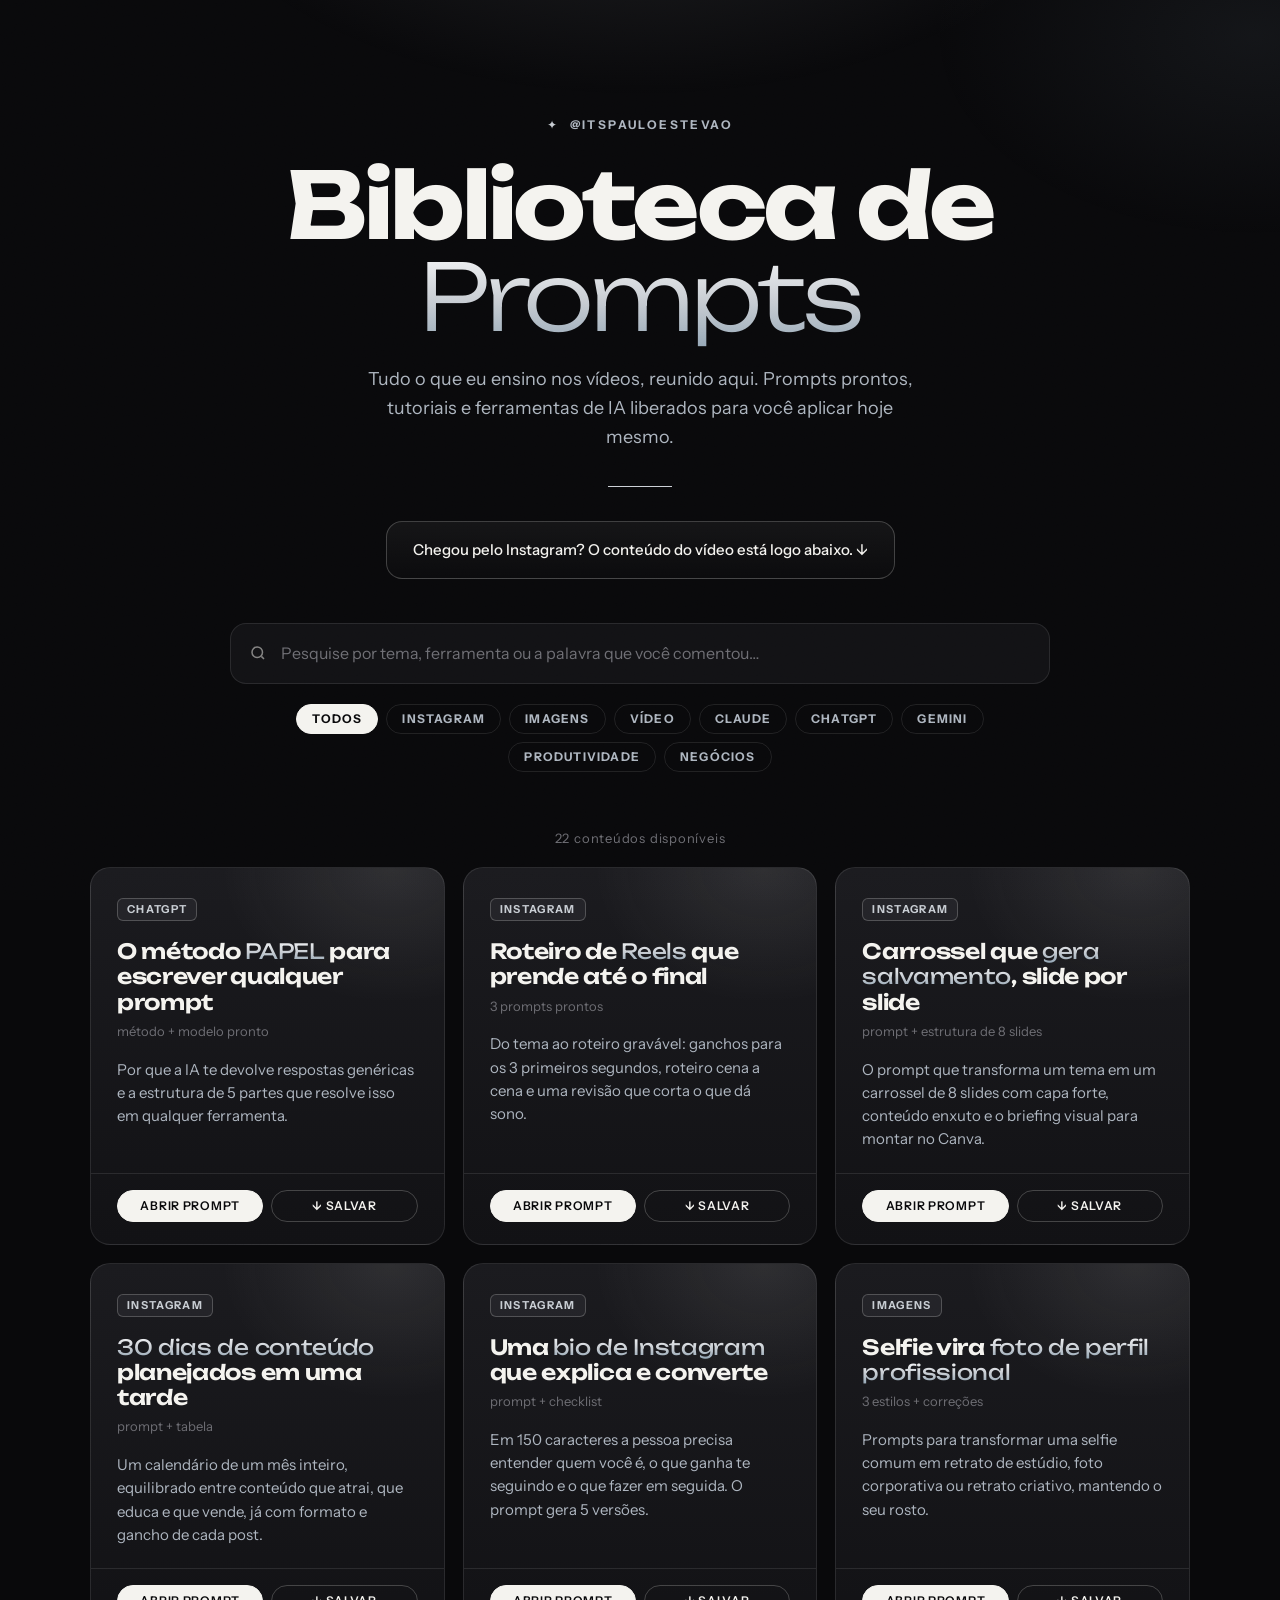
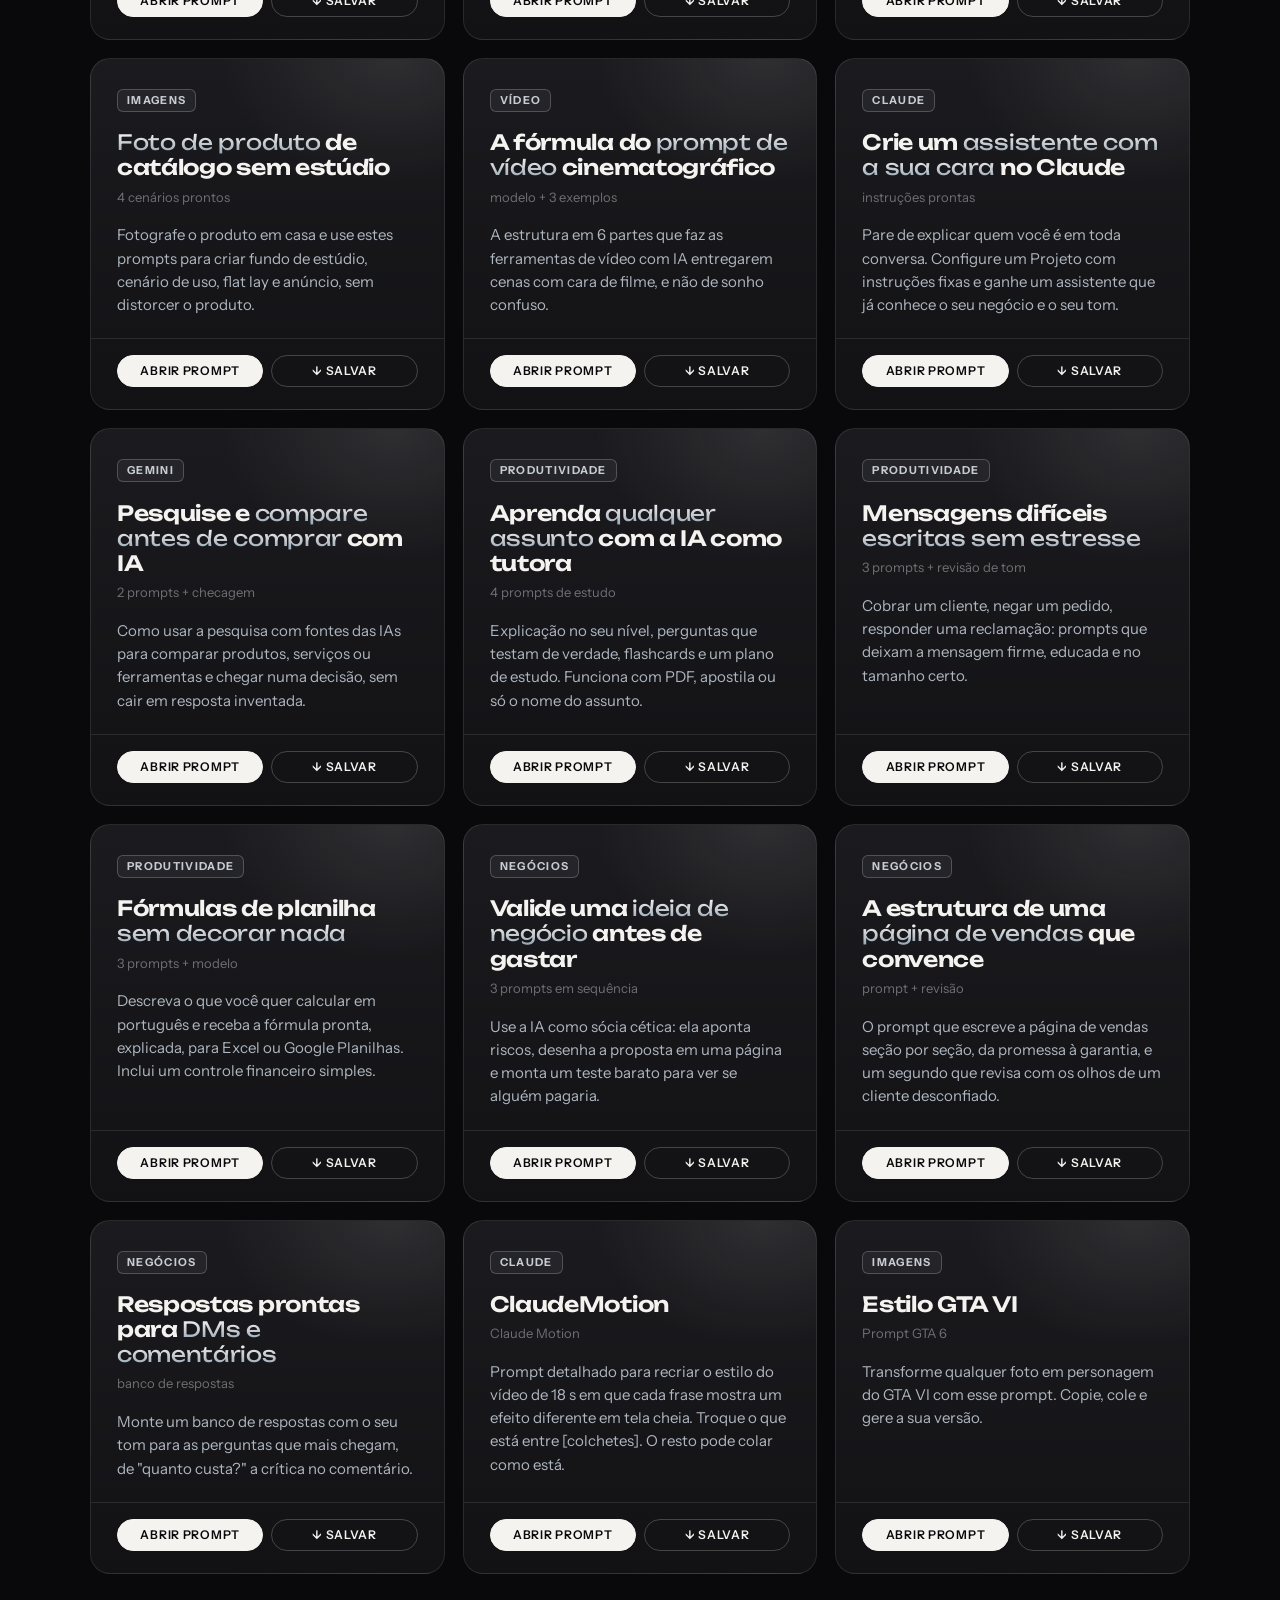
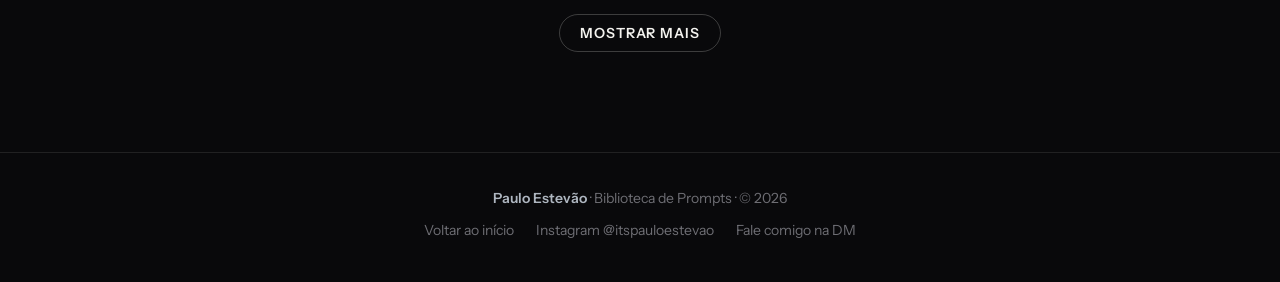
<file: index.html>
<!DOCTYPE html>
<html lang="pt-BR">
<head>
<meta charset="utf-8">
<meta name="viewport" content="width=device-width, initial-scale=1">
<title>Biblioteca de Prompts · @itspauloestevao</title>
<meta name="description" content="Prompts prontos, tutoriais e ferramentas de IA dos vídeos de @itspauloestevao.">
<meta name="theme-color" content="#09090b">
<link rel="preconnect" href="https://fonts.googleapis.com"><link rel="preconnect" href="https://fonts.gstatic.com" crossorigin><link href="https://fonts.googleapis.com/css2?family=Instrument+Sans:wght@400;500;600;700&family=Unbounded:wght@300;400;500;600;700&display=swap" rel="stylesheet">
<link rel="stylesheet" href="assets/style.css">
</head>
<body data-page="home">
<section id="hero" class="hub-hero"></section>
<main class="wrap">
  <div class="count" id="count"></div>
  <div class="grid" id="grid"></div>
  <div class="more" id="more"></div>
</main>
<footer class="foot" id="foot"></footer>
<script src="conteudos.js"></script>
<script src="assets/app.js"></script>
</body>
</html>
</file>
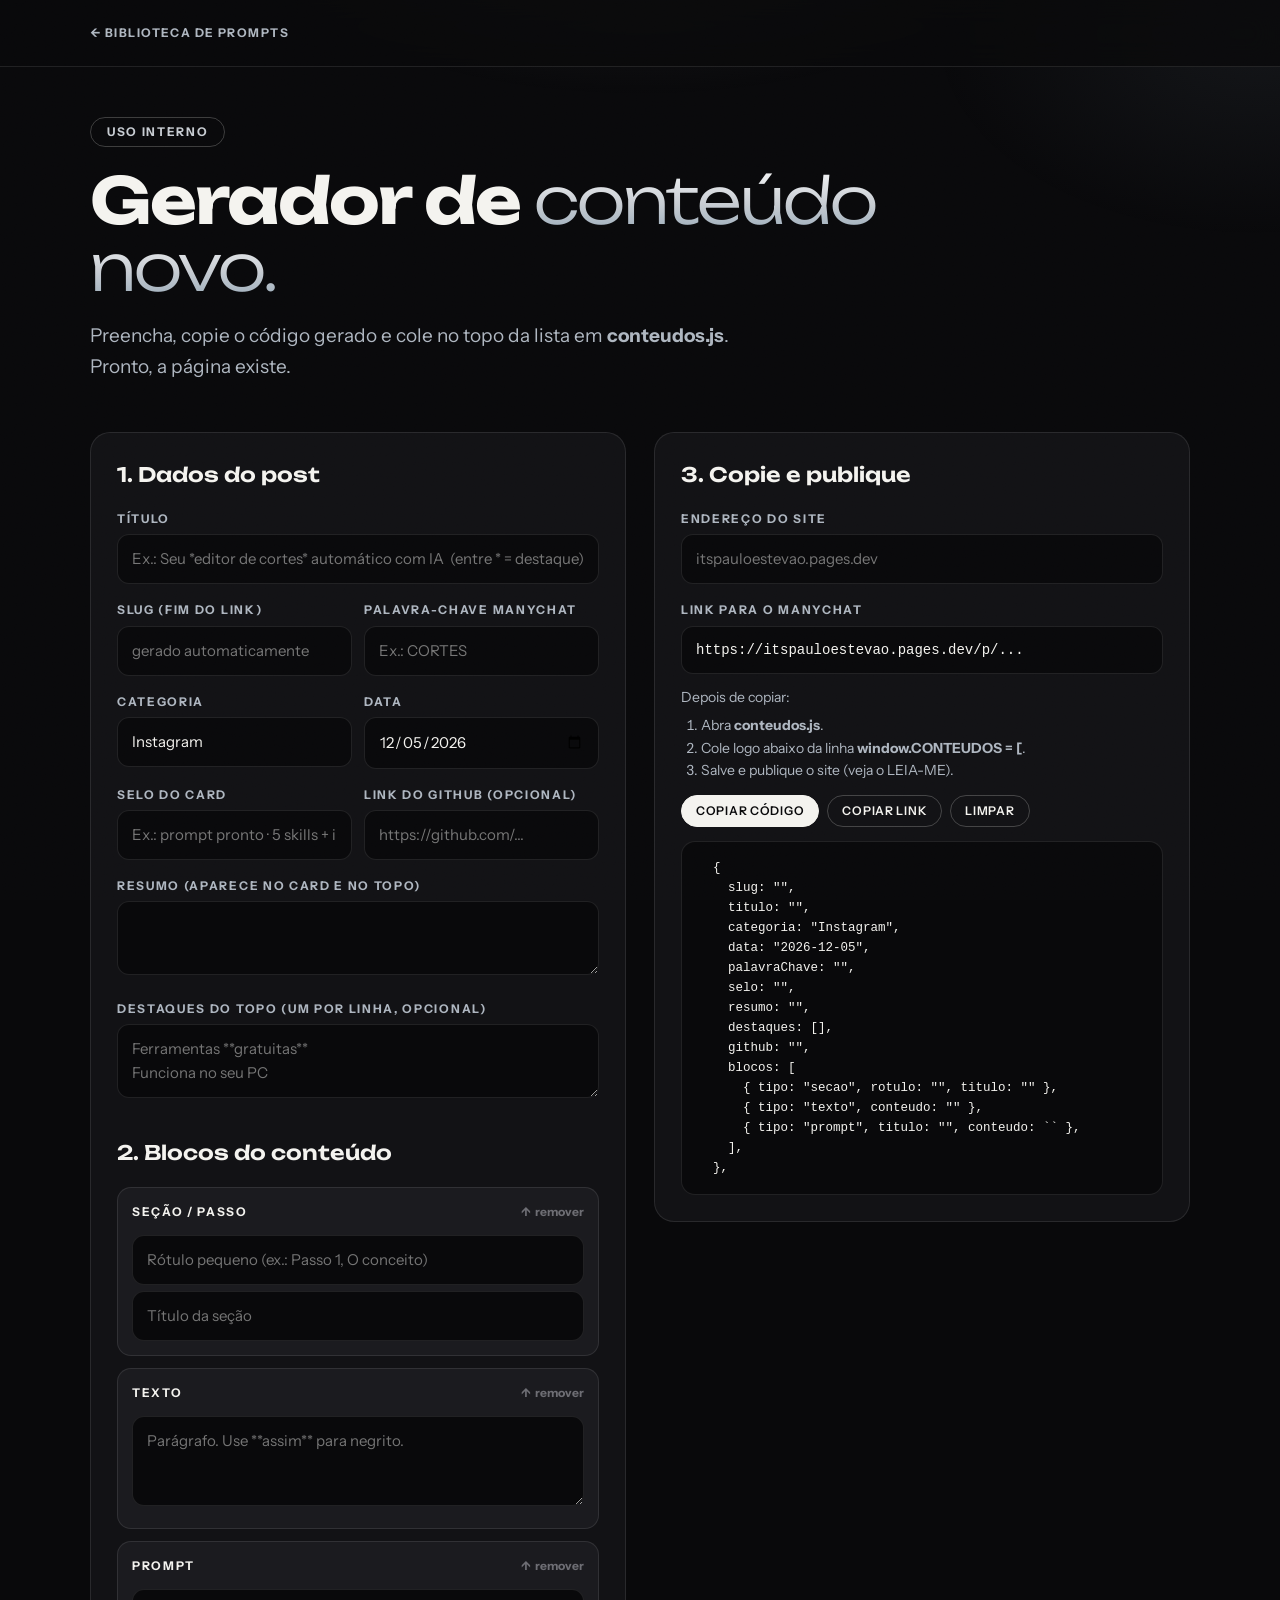
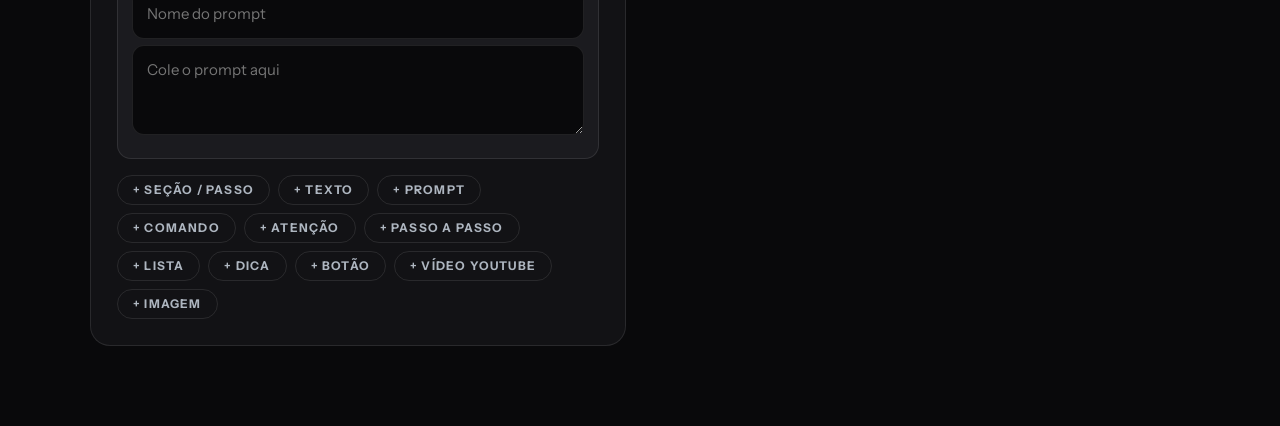
<file: novo.html>
<!DOCTYPE html>
<html lang="pt-BR">
<head>
<meta charset="utf-8">
<meta name="viewport" content="width=device-width, initial-scale=1">
<meta name="robots" content="noindex">
<title>Gerador de conteúdo</title>
<link rel="preconnect" href="https://fonts.googleapis.com"><link rel="preconnect" href="https://fonts.gstatic.com" crossorigin><link href="https://fonts.googleapis.com/css2?family=Instrument+Sans:wght@400;500;600;700&family=Unbounded:wght@300;400;500;600;700&display=swap" rel="stylesheet">
<link rel="stylesheet" href="assets/style.css">
<style>
  .gen{display:grid;grid-template-columns:1fr 1fr;gap:28px;padding:50px 0 80px}
  @media (max-width:900px){.gen{grid-template-columns:1fr}}
  .panel{border:1px solid var(--line);border-radius:var(--r);background:var(--bg-2);padding:26px}
  .panel h2{font-family:var(--display);font-weight:600;font-size:20px;margin-bottom:18px}
  label.f{display:block;font-size:12px;letter-spacing:.14em;text-transform:uppercase;font-weight:700;color:var(--muted);margin:16px 0 6px}
  .f-in,.f-ta,select.f-in{width:100%;background:var(--bg);border:1px solid var(--line);border-radius:12px;padding:12px 14px;color:var(--ink);font:inherit;font-size:15px;outline:none}
  .f-ta{min-height:90px;resize:vertical;font-family:var(--body)}
  .f-in:focus,.f-ta:focus{border-color:rgba(244,243,239,.4)}
  .row{display:grid;grid-template-columns:1fr 1fr;gap:12px}
  .blk{border:1px solid var(--line);border-radius:14px;padding:14px;margin-top:12px;background:var(--bg-3)}
  .blk-h{display:flex;justify-content:space-between;align-items:center;font-size:12px;letter-spacing:.14em;text-transform:uppercase;font-weight:700;color:var(--silver-2);margin-bottom:8px}
  .blk-h button{background:none;border:0;color:var(--dim);cursor:pointer;font:inherit;font-size:12px}
  .blk-h button:hover{color:var(--ink)}
  .blk .f-in,.blk .f-ta{margin-top:6px}
  .adds{display:flex;flex-wrap:wrap;gap:8px;margin-top:16px}
  pre.out{background:var(--bg);border:1px solid var(--line);border-radius:14px;padding:16px;font-family:var(--mono);font-size:12.5px;white-space:pre-wrap;word-break:break-word;max-height:520px;overflow:auto;color:var(--ink)}
  .link-box{font-family:var(--mono);font-size:14px;background:var(--bg);border:1px solid var(--line);border-radius:12px;padding:12px 14px;word-break:break-all;margin:6px 0 12px}
  .help{color:var(--muted);font-size:14px;margin-bottom:14px}
  .help ol{padding-left:20px;margin-top:6px}
  .sticky{position:sticky;top:90px;align-self:start}
</style>
</head>
<body>
<nav class="bar"><div class="wrap"><a class="bar-back" href="index.html">← Biblioteca de Prompts</a></div></nav>
<main class="wrap">
  <section style="padding-top:50px">
    <span class="g-badge">Uso interno</span>
    <h1 class="g-title" style="margin:20px 0">Gerador de <em class="hl">conteúdo novo.</em></h1>
    <p class="g-lead" style="margin:0">Preencha, copie o código gerado e cole no topo da lista em <b>conteudos.js</b>. Pronto, a página existe.</p>
  </section>

  <div class="gen">
    <div class="panel">
      <h2>1. Dados do post</h2>
      <label class="f">Título</label><input class="f-in" id="titulo" placeholder="Ex.: Seu *editor de cortes* automático com IA  (entre * = destaque)">
      <div class="row">
        <div><label class="f">Slug (fim do link)</label><input class="f-in" id="slug" placeholder="gerado automaticamente"></div>
        <div><label class="f">Palavra-chave ManyChat</label><input class="f-in" id="kw" placeholder="Ex.: CORTES"></div>
      </div>
      <div class="row">
        <div><label class="f">Categoria</label><input class="f-in" id="cat" list="cats" placeholder="Escolha ou digite uma nova"><datalist id="cats"></datalist></div>
        <div><label class="f">Data</label><input class="f-in" id="data" type="date"></div>
      </div>
      <div class="row">
        <div><label class="f">Selo do card</label><input class="f-in" id="selo" placeholder="Ex.: prompt pronto · 5 skills + instalação"></div>
        <div><label class="f">Link do GitHub (opcional)</label><input class="f-in" id="github" placeholder="https://github.com/..."></div>
      </div>
      <label class="f">Resumo (aparece no card e no topo)</label><textarea class="f-ta" id="resumo" style="min-height:70px"></textarea>
      <label class="f">Destaques do topo (um por linha, opcional)</label><textarea class="f-ta" id="destaques" style="min-height:60px" placeholder="Ferramentas **gratuitas**&#10;Funciona no seu PC"></textarea>

      <h2 style="margin-top:30px">2. Blocos do conteúdo</h2>
      <div id="blocos"></div>
      <div class="adds" id="adds"></div>
    </div>

    <div class="panel sticky">
      <h2>3. Copie e publique</h2>
      <label class="f">Endereço do site</label><input class="f-in" id="dominio" placeholder="itspauloestevao.pages.dev">
      <label class="f">Link para o ManyChat</label><div class="link-box" id="link">—</div>
      <div class="help">Depois de copiar:
        <ol><li>Abra <b>conteudos.js</b>.</li><li>Cole logo abaixo da linha <b>window.CONTEUDOS = [</b>.</li><li>Salve e publique o site (veja o LEIA-ME).</li></ol></div>
      <div class="adds" style="margin:0 0 14px"><button class="btn solid sm" id="copyCode">Copiar código</button><button class="btn sm" id="copyLink">Copiar link</button><button class="btn sm" id="limpar">Limpar</button></div>
      <pre class="out" id="out"></pre>
    </div>
  </div>
</main>
<script src="conteudos.js"></script>
<script>
(function(){
  const S = window.SITE || {};
  const $ = s => document.querySelector(s);
  const TIPOS = {
    secao:  {nome:"Seção / Passo",campos:[["rotulo","in","Rótulo pequeno (ex.: Passo 1, O conceito)"],["titulo","in","Título da seção"]]},
    texto:  {nome:"Texto",   campos:[["conteudo","ta","Parágrafo. Use **assim** para negrito."]]},
    prompt: {nome:"Prompt",  campos:[["titulo","in","Nome do prompt"],["conteudo","ta","Cole o prompt aqui"]]},
    codigo: {nome:"Comando", campos:[["titulo","in","Ex.: Terminal"],["conteudo","ta","Comando de instalação"]]},
    alerta: {nome:"Atenção", campos:[["conteudo","ta","Cuidado importante"]]},
    passos: {nome:"Passo a passo",campos:[["itens","ta","Um passo por linha"]]},
    lista:  {nome:"Lista",   campos:[["itens","ta","Um item por linha"]]},
    dica:   {nome:"Dica",    campos:[["conteudo","ta","Dica em destaque"]]},
    botao:  {nome:"Botão",   campos:[["texto","in","Texto do botão"],["url","in","https://..."]]},
    video:  {nome:"Vídeo YouTube",campos:[["youtube","in","ID ou link do vídeo"]]},
    imagem: {nome:"Imagem",  campos:[["src","in","imagens/arquivo.jpg"],["legenda","in","Legenda (opcional)"]]},
  };
  let blocos = [];
  const KEY = "gerador-rascunho-v2";
  const slugify = t => t.replace(/\*/g,"").normalize("NFD").replace(/[̀-ͯ]/g,"").toLowerCase().replace(/[^a-z0-9]+/g,"-").replace(/^-+|-+$/g,"").slice(0,70);
  const hoje = () => { const d=new Date(); d.setMinutes(d.getMinutes()-d.getTimezoneOffset()); return d.toISOString().slice(0,10); };
  let slugManual = false;

  $("#cats").innerHTML = (S.categorias||[]).map(c=>`<option value="${c}">`).join(""); $("#cat").value = (S.categorias||[""])[0];
  $("#data").value = hoje();
  $("#adds").innerHTML = Object.entries(TIPOS).map(([k,v])=>`<button class="chip" data-add="${k}">+ ${v.nome}</button>`).join("");

  function drawBlocos(){
    $("#blocos").innerHTML = blocos.map((b,i)=>`<div class="blk"><div class="blk-h">${TIPOS[b.tipo].nome}
      <span><button data-up="${i}">↑</button> <button data-del="${i}">remover</button></span></div>
      ${TIPOS[b.tipo].campos.map(([k,t,ph])=> t==="ta"
        ? `<textarea class="f-ta" data-i="${i}" data-k="${k}" placeholder="${ph}">${(b[k]||"").replace(/</g,"&lt;")}</textarea>`
        : `<input class="f-in" data-i="${i}" data-k="${k}" placeholder="${ph}" value="${(b[k]||"").replace(/"/g,"&quot;")}">`).join("")}</div>`).join("")
      || `<p class="help">Adicione blocos abaixo. Ex.: um Texto de introdução e um ou mais Prompts.</p>`;
  }

  const js = s => JSON.stringify(s);
  const tpl = s => "`" + s.replace(/\\/g,"\\\\").replace(/`/g,"\\`").replace(/\$\{/g,"\\${") + "`";
  function gerar(){
    const slug = $("#slug").value.trim() || slugify($("#titulo").value);
    const linhas = blocos.map(b=>{
      const o = {tipo:b.tipo};
      if (b.tipo==="passos"||b.tipo==="lista"){
        const itens=(b.itens||"").split("\n").map(s=>s.trim()).filter(Boolean);
        return `      { tipo: ${js(b.tipo)}, itens: [\n${itens.map(i=>"        "+js(i)+",").join("\n")}\n      ]},`;
      }
      if (b.tipo==="video"){ const m=(b.youtube||"").match(/(?:v=|youtu\.be\/|embed\/|shorts\/)([\w-]{6,})/); b.youtube = m?m[1]:(b.youtube||"").trim(); }
      const partes = TIPOS[b.tipo].campos.map(([k])=> k==="conteudo" && (b.tipo==="prompt"||b.tipo==="codigo") ? `${k}: ${tpl((b[k]||"").trim())}` : `${k}: ${js((b[k]||"").trim())}`);
      return `      { tipo: ${js(b.tipo)}, ${partes.join(", ")} },`;
    }).join("\n");
    const code = `  {
    slug: ${js(slug)},
    titulo: ${js($("#titulo").value.trim())},
    categoria: ${js($("#cat").value)},
    data: ${js($("#data").value)},
    palavraChave: ${js($("#kw").value.trim().toUpperCase())},
    selo: ${js($("#selo").value.trim())},
    resumo: ${js($("#resumo").value.trim())},
    destaques: ${js($("#destaques").value.split("\n").map(s=>s.trim()).filter(Boolean))},
    github: ${js($("#github").value.trim())},
    blocos: [
${linhas}
    ],
  },`;
    $("#out").textContent = code;
    const dom = ($("#dominio").value.trim()||"itspauloestevao.pages.dev").replace(/^https?:\/\//,"").replace(/\/$/,"");
    $("#link").textContent = `https://${dom}/p/${slug||"..."}`;
    try { localStorage.setItem(KEY, JSON.stringify({blocos, f:{titulo:$("#titulo").value,slug:$("#slug").value,kw:$("#kw").value,cat:$("#cat").value,data:$("#data").value,resumo:$("#resumo").value,selo:$("#selo").value,github:$("#github").value,destaques:$("#destaques").value,dominio:$("#dominio").value}, slugManual})); } catch(_){}
  }

  // rascunho salvo
  try { const r = JSON.parse(localStorage.getItem(KEY)||"null"); if (r){ blocos=r.blocos||[]; slugManual=!!r.slugManual; Object.entries(r.f||{}).forEach(([k,v])=>{ if($("#"+k)&&v) $("#"+k).value=v; }); } } catch(_){}
  if (!blocos.length) blocos=[{tipo:"secao"},{tipo:"texto"},{tipo:"prompt"}];

  $("#titulo").addEventListener("input",()=>{ if(!slugManual) $("#slug").value = slugify($("#titulo").value); gerar(); });
  $("#slug").addEventListener("input",()=>{ slugManual = !!$("#slug").value; $("#slug").value = slugify($("#slug").value.replace(/-$/,"")) + ($("#slug").value.endsWith("-")?"-":""); gerar(); });
  ["kw","cat","data","resumo","selo","github","destaques","dominio"].forEach(id=>$("#"+id).addEventListener("input",gerar));
  $("#adds").addEventListener("click",e=>{ const b=e.target.closest("[data-add]"); if(!b) return; blocos.push({tipo:b.dataset.add}); drawBlocos(); gerar(); });
  $("#blocos").addEventListener("input",e=>{ const el=e.target; if(el.dataset.i==null) return; blocos[+el.dataset.i][el.dataset.k]=el.value; gerar(); });
  $("#blocos").addEventListener("click",e=>{
    const d=e.target.dataset;
    if(d.del!=null){ blocos.splice(+d.del,1); drawBlocos(); gerar(); }
    if(d.up!=null && +d.up>0){ const i=+d.up; [blocos[i-1],blocos[i]]=[blocos[i],blocos[i-1]]; drawBlocos(); gerar(); }
  });
  async function copy(t,btn,label){ try{ await navigator.clipboard.writeText(t); }catch(_){ const ta=document.createElement("textarea"); ta.value=t; document.body.appendChild(ta); ta.select(); document.execCommand("copy"); ta.remove(); } btn.textContent="Copiado ✓"; setTimeout(()=>btn.textContent=label,1600); }
  $("#copyCode").onclick=e=>copy($("#out").textContent,e.target,"Copiar código");
  $("#copyLink").onclick=e=>copy($("#link").textContent,e.target,"Copiar link");
  $("#limpar").onclick=()=>{ if(!confirm("Limpar o formulário?")) return; const dom=$("#dominio").value; try{localStorage.removeItem(KEY);}catch(_){} ["titulo","slug","kw","resumo","selo","github","destaques"].forEach(id=>$("#"+id).value=""); $("#data").value=hoje(); $("#dominio").value=dom; slugManual=false; blocos=[{tipo:"secao"},{tipo:"texto"},{tipo:"prompt"}]; drawBlocos(); gerar(); };
  drawBlocos(); gerar();
})();
</script>

</body>
</html>
</file>
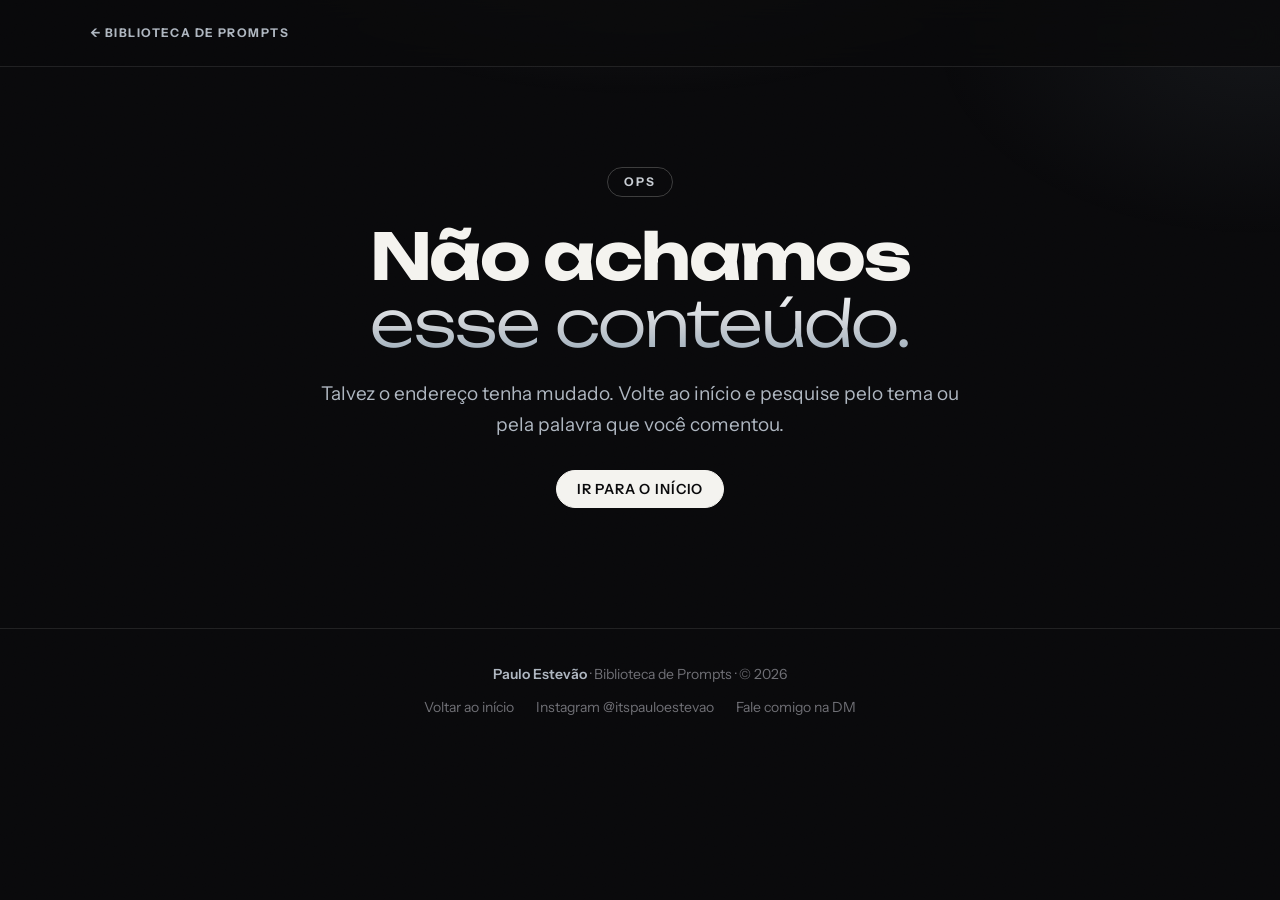
<file: post.html>
<!DOCTYPE html>
<html lang="pt-BR">
<head>
<meta charset="utf-8">
<script>/* links /p/slug: carrega os arquivos a partir da raiz */ if (/\/p\//.test(location.pathname)) document.write('<base href="/">');</script>
<meta name="viewport" content="width=device-width, initial-scale=1">
<title>Tutorial · @itspauloestevao</title>
<meta name="description" content="">
<meta name="theme-color" content="#09090b">
<link rel="preconnect" href="https://fonts.googleapis.com"><link rel="preconnect" href="https://fonts.gstatic.com" crossorigin><link href="https://fonts.googleapis.com/css2?family=Instrument+Sans:wght@400;500;600;700&family=Unbounded:wght@300;400;500;600;700&display=swap" rel="stylesheet">
<link rel="stylesheet" href="assets/style.css">
</head>
<body data-page="post">
<nav class="bar" id="bar"></nav>
<main id="post"></main>
<footer class="foot" id="foot"></footer>
<script src="conteudos.js"></script>
<script src="assets/app.js"></script>
</body>
</html>
</file>
<file: assets/style.css>
:root{
  --bg:#09090b; --bg-2:#121215; --bg-3:#1b1b1f; --line:rgba(244,243,239,.10); --line-2:rgba(244,243,239,.22);
  --ink:#f4f3ef; --soft:#dcdcd8; --muted:#aeb6c0; --dim:#6e6e74;
  --s1:#ffffff; --s2:#c7ccd2; --s3:#8fa3b3;
  --silver:linear-gradient(180deg,var(--s1) 0%,var(--s2) 55%,var(--s3) 100%);
  --display:"Unbounded","Arial Black",sans-serif;
  --body:"Instrument Sans",system-ui,-apple-system,sans-serif;
  --mono:ui-monospace,"SF Mono",Menlo,Consolas,monospace;
  --r:20px; --pad:clamp(18px,4vw,40px); --max:1180px;
}
*{box-sizing:border-box;margin:0;padding:0}
html{scroll-behavior:smooth;-webkit-text-size-adjust:100%}
body{background:var(--bg);color:var(--ink);font-family:var(--body);font-size:17px;line-height:1.6;-webkit-font-smoothing:antialiased;overflow-x:hidden;min-height:100vh}
a{color:inherit;text-decoration:none}
img{max-width:100%;display:block}
::selection{background:var(--s2);color:var(--bg)}
body::before{content:"";position:fixed;inset:0;pointer-events:none;z-index:100;opacity:.06;mix-blend-mode:overlay;
  background-image:url("data:image/svg+xml;utf8,<svg xmlns='http://www.w3.org/2000/svg' width='200' height='200'><filter id='n'><feTurbulence type='fractalNoise' baseFrequency='.9' numOctaves='2' stitchTiles='stitch'/></filter><rect width='100%' height='100%' filter='url(%23n)'/></svg>")}
body::after{content:"";position:fixed;inset:-20% -10% auto;height:80vh;pointer-events:none;z-index:-1;
  background:radial-gradient(45% 55% at 50% 0%,rgba(199,204,210,.14),rgba(199,204,210,0) 70%),radial-gradient(30% 40% at 90% 30%,rgba(143,163,179,.08),rgba(143,163,179,0) 70%)}
.wrap{max-width:var(--max);margin:0 auto;padding:0 var(--pad)}
.narrow{max-width:780px;margin:0 auto;padding:0 var(--pad)}
.hl{font-style:normal;background:var(--silver);-webkit-background-clip:text;background-clip:text;-webkit-text-fill-color:transparent;color:transparent;font-weight:300}

/* botões */
.btn{display:inline-flex;align-items:center;justify-content:center;gap:8px;border-radius:999px;padding:11px 20px;font:600 14px/1 var(--body);letter-spacing:.06em;text-transform:uppercase;border:1px solid var(--line-2);background:transparent;color:var(--ink);cursor:pointer;transition:all .22s;white-space:nowrap}
.btn:hover{border-color:var(--ink);background:rgba(244,243,239,.06)}
.btn.solid{background:var(--ink);color:var(--bg);border-color:var(--ink)}
.btn.solid:hover{background:var(--s2);border-color:var(--s2)}
.btn.ghost{border-color:transparent;color:var(--muted)}
.btn.ghost:hover{color:var(--ink);background:rgba(244,243,239,.05)}
.btn.sm{padding:9px 14px;font-size:12px}
.btn.done{background:var(--s2);color:var(--bg);border-color:var(--s2)}

/* ---------- central ---------- */
.hub-hero{text-align:center;padding:clamp(56px,10vw,110px) 0 30px}
.kicker{display:inline-flex;align-items:center;gap:10px;font-size:12px;letter-spacing:.2em;text-transform:uppercase;font-weight:700;color:var(--muted)}
.kicker::before{content:"✦";color:var(--s2)}
.hub-title{font-family:var(--display);font-weight:700;font-size:clamp(40px,7.4vw,92px);line-height:1;letter-spacing:-.035em;margin:22px 0 22px}
.hub-desc{color:var(--muted);max-width:560px;margin:0 auto;font-size:clamp(16px,1.6vw,18px)}
.divider{width:64px;height:1px;background:var(--silver);margin:34px auto}
.notice{display:inline-block;padding:16px 26px;border:1px solid var(--line-2);border-radius:16px;background:linear-gradient(180deg,rgba(244,243,239,.05),rgba(244,243,239,.01));font-weight:500;font-size:15px}
.tools{max-width:820px;margin:44px auto 0}
.search{position:relative;display:block}
.search input{width:100%;background:var(--bg-2);border:1px solid var(--line);border-radius:16px;padding:17px 20px 17px 50px;color:var(--ink);font:inherit;font-size:16px;outline:none;transition:border-color .2s}
.search input::placeholder{color:var(--dim)}
.search input:focus{border-color:var(--line-2)}
.search svg{position:absolute;left:19px;top:50%;transform:translateY(-50%);opacity:.5}
.chips{display:flex;flex-wrap:wrap;justify-content:center;gap:8px;margin-top:20px}
.chip{border:1px solid var(--line);background:transparent;color:var(--muted);border-radius:999px;padding:8px 15px;font:700 12px/1 var(--body);letter-spacing:.1em;text-transform:uppercase;cursor:pointer;transition:all .2s}
.chip:hover{color:var(--ink);border-color:var(--line-2)}
.chip.on{background:var(--ink);color:var(--bg);border-color:var(--ink)}
.count{text-align:center;color:var(--dim);font-size:13px;margin:26px 0 18px;letter-spacing:.06em}

.grid{display:grid;grid-template-columns:repeat(auto-fill,minmax(330px,1fr));gap:18px;padding-bottom:40px}
.card{position:relative;display:flex;flex-direction:column;border-radius:var(--r);border:1px solid var(--line);overflow:hidden;
  background:radial-gradient(80% 60% at 85% 0%,rgba(244,243,239,.09),rgba(244,243,239,0) 60%),linear-gradient(180deg,var(--bg-3),var(--bg-2));transition:transform .35s cubic-bezier(.2,.7,.2,1),border-color .35s}
.card:hover{transform:translateY(-4px);border-color:var(--line-2)}
.card-link{display:block;padding:26px 26px 0;flex:1}
.tag{display:inline-block;border:1px solid var(--line-2);border-radius:6px;padding:5px 9px;font:700 11px/1 var(--body);letter-spacing:.12em;text-transform:uppercase;color:var(--s2);background:rgba(199,204,210,.06)}
.card h3{font-family:var(--display);font-weight:600;font-size:21px;line-height:1.2;letter-spacing:-.015em;margin:18px 0 6px}
.card h3 .hl{font-weight:400}
.selo{font-size:13px;color:var(--dim)}
.card p{color:var(--muted);font-size:15px;line-height:1.55;margin:16px 0 22px}
.card-actions{display:flex;gap:8px;flex-wrap:wrap;padding:16px 26px 22px;border-top:1px solid var(--line)}
.card-actions .btn{flex:1}
.card .new{position:absolute;top:24px;right:24px;font:700 10px/1 var(--body);letter-spacing:.14em;text-transform:uppercase;color:var(--bg);background:var(--silver);padding:5px 8px;border-radius:999px}
.empty{grid-column:1/-1;text-align:center;padding:60px 20px;color:var(--muted);border:1px dashed var(--line);border-radius:var(--r)}
.more{display:flex;justify-content:center;padding-bottom:40px}

/* rodapé */
.foot{border-top:1px solid var(--line);margin-top:60px;padding:34px 0 40px;text-align:center;color:var(--dim);font-size:14px}
.foot b{color:var(--muted);font-weight:600}
.foot a:hover{color:var(--ink)}
.foot-links{display:flex;justify-content:center;gap:22px;margin-top:10px;flex-wrap:wrap}

/* ---------- guia ---------- */
.bar{position:sticky;top:0;z-index:50;background:rgba(9,9,11,.8);backdrop-filter:blur(14px);-webkit-backdrop-filter:blur(14px);border-bottom:1px solid var(--line)}
.bar .wrap{display:flex;align-items:center;gap:16px;height:66px}
.bar-back{font:700 12px/1.2 var(--body);letter-spacing:.12em;text-transform:uppercase;color:var(--muted);white-space:nowrap}
.bar-back:hover{color:var(--ink)}
.bar-title{flex:1;min-width:0;font-size:14px;color:var(--muted);white-space:nowrap;overflow:hidden;text-overflow:ellipsis;padding-left:16px;border-left:1px solid var(--line)}
.bar-title b{color:var(--ink);font-weight:600}
.bar-actions{display:flex;gap:8px}
.g-hero{text-align:center;padding:clamp(54px,9vw,100px) 0 clamp(36px,6vw,60px);border-bottom:1px solid var(--line)}
.g-badge{display:inline-block;border:1px solid var(--line-2);border-radius:999px;padding:8px 16px;font:700 12px/1 var(--body);letter-spacing:.14em;text-transform:uppercase;color:var(--s2)}
.g-title{font-family:var(--display);font-weight:700;font-size:clamp(32px,5.6vw,64px);line-height:1.05;letter-spacing:-.03em;margin:26px auto 22px;max-width:900px}
.g-lead{color:var(--muted);font-size:clamp(16px,1.8vw,19px);max-width:640px;margin:0 auto}
.g-stats{display:flex;flex-wrap:wrap;justify-content:center;gap:10px 28px;margin-top:28px;font-size:14px;color:var(--muted)}
.g-stats b{color:var(--ink)}
.g-body{padding-top:clamp(30px,5vw,50px);padding-bottom:20px}
.g-body > *{margin-bottom:24px}
.b-sec{padding-top:34px;margin-top:20px;border-top:1px solid var(--line)}
.g-body > .b-sec:first-child{border-top:0;margin-top:0;padding-top:0}
.b-sec small{display:block;font:700 12px/1 var(--body);letter-spacing:.16em;text-transform:uppercase;color:var(--s3);margin-bottom:12px}
.b-sec h2{font-family:var(--display);font-weight:600;font-size:clamp(22px,2.8vw,30px);line-height:1.2;letter-spacing:-.015em}
.b-text{font-size:18px;line-height:1.72;color:var(--soft)}
.b-text b,.b-text strong{color:var(--ink)}
.b-text a{text-decoration:underline;text-underline-offset:3px}
.b-list{padding-left:22px;color:var(--soft);font-size:17px}
.b-list li{margin-bottom:8px}
.b-steps{list-style:none;counter-reset:s;display:grid;gap:10px}
.b-steps li{counter-increment:s;display:flex;gap:16px;align-items:flex-start;padding:15px 20px;border:1px solid var(--line);border-radius:14px;background:var(--bg-2);font-size:16px;color:var(--soft)}
.b-steps li::before{content:counter(s,decimal-leading-zero);font-family:var(--display);font-weight:300;color:var(--s3);font-size:14px;padding-top:2px;min-width:22px}
.b-tip,.b-warn{padding:16px 22px;border-radius:0 14px 14px 0;color:var(--soft)}
.b-tip{border-left:2px solid var(--s2);background:linear-gradient(90deg,rgba(199,204,210,.08),rgba(199,204,210,0))}
.b-warn{border-left:2px solid #d9a35b;background:linear-gradient(90deg,rgba(217,163,91,.09),rgba(217,163,91,0))}
.b-tip::before,.b-warn::before{display:block;font:700 11px/1 var(--body);letter-spacing:.18em;text-transform:uppercase;margin-bottom:8px}
.b-tip::before{content:"Dica";color:var(--s2)}
.b-warn::before{content:"Atenção";color:#d9a35b}
.b-code{border:1px solid var(--line);border-radius:var(--r);overflow:hidden;background:linear-gradient(180deg,var(--bg-3),var(--bg-2))}
.b-code-head{display:flex;justify-content:space-between;align-items:center;gap:12px;padding:12px 14px 12px 20px;border-bottom:1px solid var(--line)}
.b-code-head span{font:700 12px/1.3 var(--body);letter-spacing:.14em;text-transform:uppercase;color:var(--muted)}
.b-code pre{padding:20px;font-family:var(--mono);font-size:14.5px;line-height:1.7;white-space:pre-wrap;word-break:break-word;color:var(--ink)}
.b-code.cmd pre{color:var(--s2)}
.b-code.cmd pre::before{content:"$ ";color:var(--dim)}
.b-img figcaption{color:var(--dim);font-size:14px;margin-top:10px;text-align:center}
.b-img img{border-radius:var(--r);border:1px solid var(--line)}
.b-video{position:relative;padding-top:56.25%;border-radius:var(--r);overflow:hidden;border:1px solid var(--line)}
.b-video iframe{position:absolute;inset:0;width:100%;height:100%;border:0}

.save{margin:30px 0 0;padding:26px;border:1px dashed var(--line-2);border-radius:var(--r);display:flex;flex-wrap:wrap;gap:16px;align-items:center;justify-content:space-between}
.save p{color:var(--muted);font-size:15px;max-width:440px}
.offer{position:relative;text-align:center;margin:30px 0 0;border-radius:28px;padding:clamp(36px,6vw,64px) 24px;overflow:hidden;border:1px solid var(--line);
  background:radial-gradient(70% 55% at 50% 0%,rgba(244,243,239,.16),rgba(244,243,239,0) 62%),linear-gradient(180deg,#17171b 0%,#0c0c0e 100%)}
.offer small{font:700 12px/1 var(--body);letter-spacing:.16em;text-transform:uppercase;color:var(--s3)}
.offer h3{font-family:var(--display);font-weight:700;font-size:clamp(24px,3.4vw,36px);letter-spacing:-.02em;margin:14px 0 12px}
.offer p{color:var(--muted);max-width:480px;margin:0 auto 24px}
.related{padding-top:50px}
.related h4{text-align:center;font:700 12px/1 var(--body);letter-spacing:.16em;text-transform:uppercase;color:var(--muted);margin-bottom:24px}

.toast{position:fixed;left:50%;bottom:28px;transform:translate(-50%,30px);opacity:0;background:var(--ink);color:var(--bg);padding:12px 22px;border-radius:999px;font-weight:600;font-size:15px;transition:all .3s;z-index:200;pointer-events:none}
.toast.show{opacity:1;transform:translate(-50%,0)}
.reveal{opacity:0;transform:translateY(18px);transition:opacity .7s cubic-bezier(.2,.7,.2,1),transform .7s cubic-bezier(.2,.7,.2,1)}
.reveal.in{opacity:1;transform:none}
@media (prefers-reduced-motion:reduce){.reveal{opacity:1;transform:none}}
@media (max-width:720px){
  .grid{grid-template-columns:1fr}
  .bar-title{display:none}
  .bar .wrap{justify-content:space-between}
  .bar-actions .btn{padding:9px 12px;font-size:11px}
  .bar-actions .opt{display:none}
  .b-code pre{font-size:13.5px;padding:16px}
  .save{flex-direction:column;align-items:flex-start}
}
</file>
